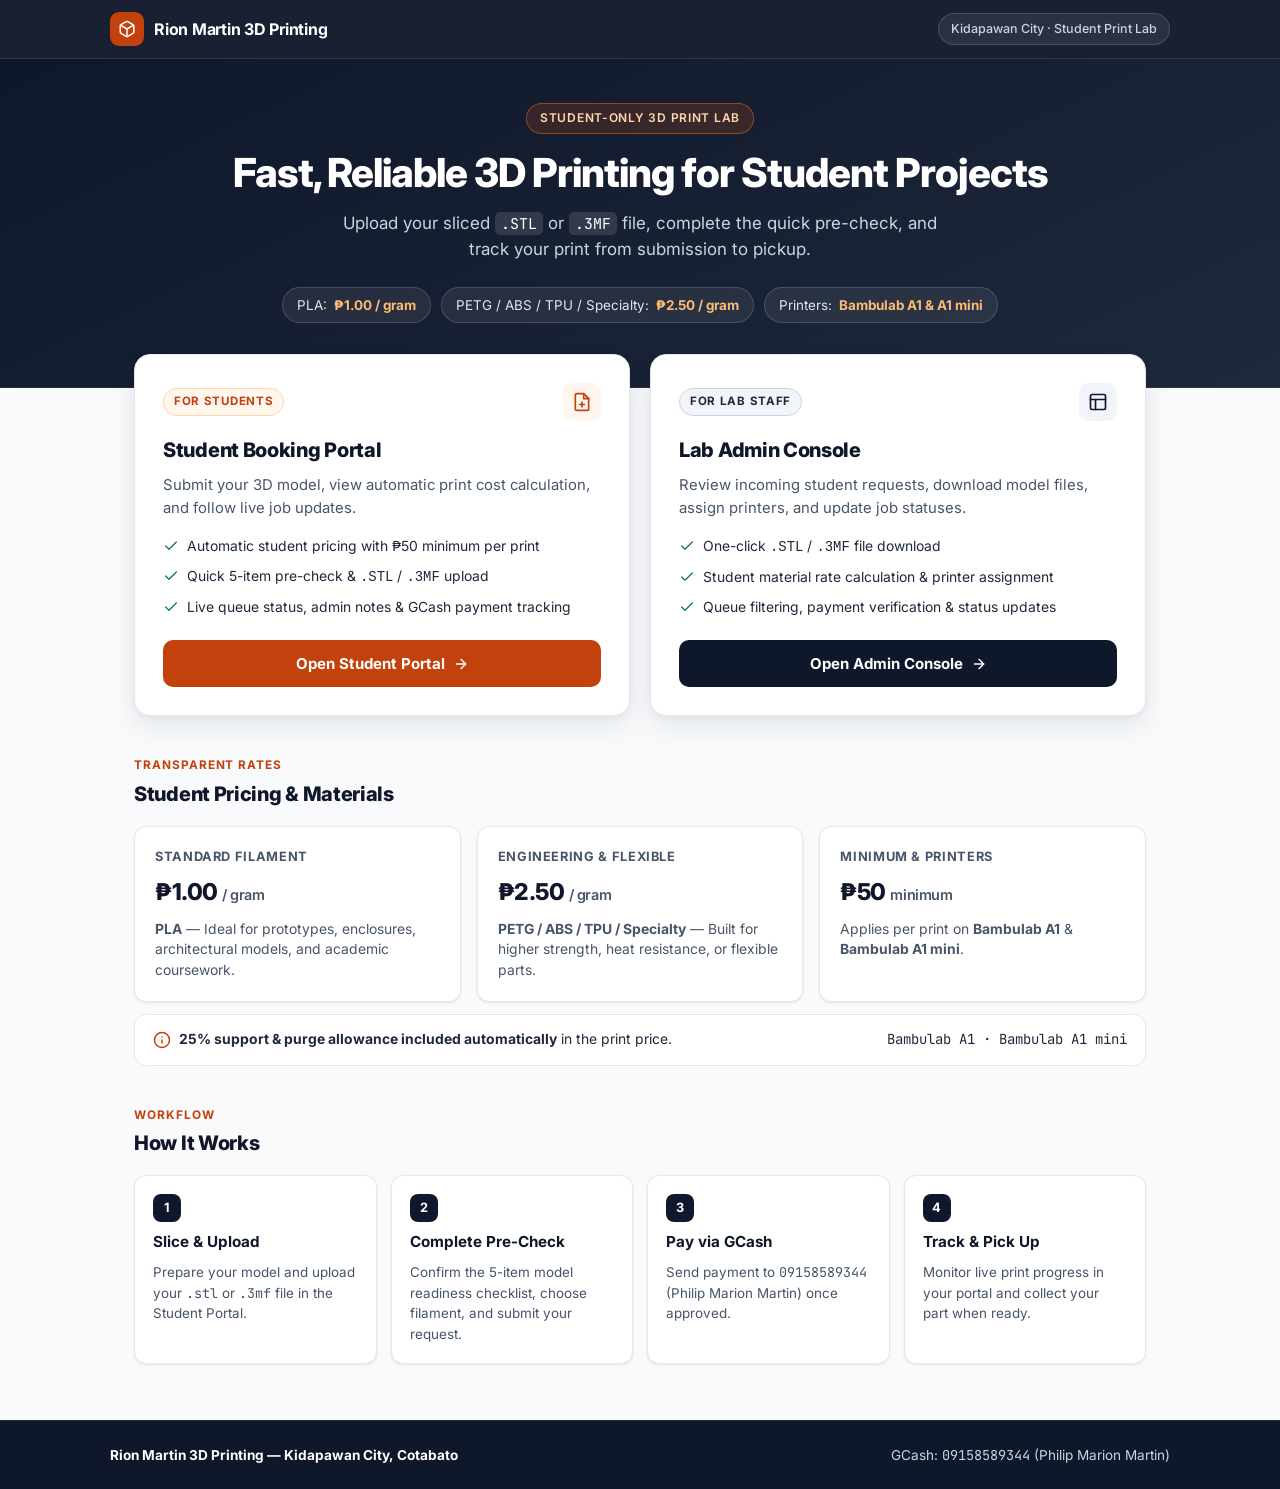
<file: index.html>
<!DOCTYPE html>
<html lang="en">
<head>
  <meta charset="UTF-8" />
  <meta name="viewport" content="width=device-width, initial-scale=1.0" />
  <meta name="theme-color" content="#0f172a" />
  <title>Rion Martin 3D Printing — Student Print Lab Portal</title>
  <meta name="description" content="Student-only 3D Printer Booking and Job Request System for Bambulab A1 and A1 mini in Kidapawan City." />
  <link rel="icon" type="image/svg+xml" href="./client/icon.svg" />
  <link rel="preconnect" href="https://fonts.googleapis.com" />
  <link rel="preconnect" href="https://fonts.gstatic.com" crossorigin />
  <link href="https://fonts.googleapis.com/css2?family=Inter:wght@400;500;600;700;800&family=JetBrains+Mono:wght@400;500;600&display=swap" rel="stylesheet" />
  <style>
    :root {
      --ink: #0f172a;
      --ink-soft: #1e293b;
      --bg: #f8fafc;
      --surface: #ffffff;
      --border: #e2e8f0;
      --text: #0f172a;
      --muted: #475569;
      --accent: #c2410c;
      --accent-hover: #9a3412;
      --accent-bright: #f97316;
      --accent-tint: #fff7ed;
      --accent-border: #fed7aa;
      --green: #15803d;
      --radius-lg: 16px;
      --radius-md: 12px;
      --shadow-sm: 0 1px 3px rgba(15, 23, 42, 0.06), 0 1px 2px rgba(15, 23, 42, 0.04);
      --shadow-md: 0 12px 28px rgba(15, 23, 42, 0.08), 0 2px 6px rgba(15, 23, 42, 0.04);
    }

    *, *::before, *::after {
      box-sizing: border-box;
      margin: 0;
      padding: 0;
    }

    html {
      -webkit-text-size-adjust: 100%;
    }

    body {
      min-height: 100vh;
      background: var(--bg);
      color: var(--text);
      font-family: 'Inter', -apple-system, BlinkMacSystemFont, 'Segoe UI', Roboto, sans-serif;
      display: flex;
      flex-direction: column;
      line-height: 1.55;
      -webkit-font-smoothing: antialiased;
      overflow-x: clip;
    }

    .mono {
      font-family: 'JetBrains Mono', ui-monospace, Menlo, monospace;
    }

    /* Sticky Topbar */
    .topbar {
      position: sticky;
      top: 0;
      z-index: 30;
      background: rgba(15, 23, 42, 0.96);
      backdrop-filter: blur(8px);
      -webkit-backdrop-filter: blur(8px);
      color: #ffffff;
      border-bottom: 1px solid rgba(255, 255, 255, 0.1);
      padding: 12px 24px;
    }

    .topbar-inner {
      max-width: 1060px;
      margin: 0 auto;
      display: flex;
      align-items: center;
      justify-content: space-between;
      gap: 12px;
      min-width: 0;
    }

    .brand {
      display: flex;
      align-items: center;
      gap: 10px;
      min-width: 0;
      text-decoration: none;
      color: #ffffff;
    }

    .brand-mark {
      width: 34px;
      height: 34px;
      border-radius: 9px;
      background: var(--accent);
      color: #ffffff;
      display: inline-flex;
      align-items: center;
      justify-content: center;
      flex-shrink: 0;
    }

    .brand-text {
      font-weight: 700;
      font-size: 1rem;
      letter-spacing: -0.015em;
      white-space: nowrap;
      overflow: hidden;
      text-overflow: ellipsis;
    }

    .topbar-meta {
      font-size: 0.78rem;
      font-weight: 500;
      color: #cbd5e1;
      background: rgba(255, 255, 255, 0.08);
      border: 1px solid rgba(255, 255, 255, 0.14);
      padding: 5px 12px;
      border-radius: 999px;
      white-space: nowrap;
      flex-shrink: 0;
    }

    /* Hero */
    .hero {
      background: linear-gradient(155deg, #0f172a 0%, #1e293b 100%);
      color: #ffffff;
      padding: 44px 24px 64px;
      border-bottom: 1px solid rgba(255, 255, 255, 0.08);
    }

    .hero-inner {
      max-width: 820px;
      margin: 0 auto;
      text-align: center;
    }

    .hero-badge {
      display: inline-flex;
      align-items: center;
      gap: 6px;
      background: rgba(234, 88, 12, 0.16);
      border: 1px solid rgba(249, 115, 22, 0.45);
      color: #fed7aa;
      font-size: 0.75rem;
      font-weight: 600;
      letter-spacing: 0.06em;
      text-transform: uppercase;
      padding: 5px 13px;
      border-radius: 999px;
      margin-bottom: 16px;
    }

    .hero h1 {
      font-size: clamp(1.65rem, 3.8vw, 2.5rem);
      font-weight: 800;
      line-height: 1.16;
      letter-spacing: -0.025em;
      margin-bottom: 14px;
      color: #ffffff;
    }

    .hero p {
      color: #cbd5e1;
      font-size: clamp(0.95rem, 1.8vw, 1.06rem);
      max-width: 620px;
      margin: 0 auto 24px;
    }

    .hero code {
      font-family: 'JetBrains Mono', monospace;
      font-size: 0.88em;
      background: rgba(255, 255, 255, 0.12);
      color: #ffffff;
      padding: 2px 6px;
      border-radius: 5px;
    }

    .hero-pills {
      display: flex;
      justify-content: center;
      flex-wrap: wrap;
      gap: 10px;
    }

    .pill {
      display: inline-flex;
      align-items: center;
      gap: 7px;
      background: rgba(255, 255, 255, 0.07);
      border: 1px solid rgba(255, 255, 255, 0.15);
      padding: 7px 14px;
      border-radius: 999px;
      font-size: 0.84rem;
      color: #e2e8f0;
      max-width: 100%;
    }

    .pill strong {
      color: #fdba74;
      font-weight: 700;
    }

    /* Main Container */
    main.hub {
      flex: 1;
      width: 100%;
      max-width: 1060px;
      margin: -34px auto 0;
      padding: 0 24px 56px;
      display: flex;
      flex-direction: column;
      gap: 40px;
    }

    /* Portal Cards */
    .portal-grid {
      display: grid;
      grid-template-columns: repeat(2, minmax(0, 1fr));
      gap: 20px;
    }

    .portal-card {
      background: var(--surface);
      border: 1px solid var(--border);
      border-radius: var(--radius-lg);
      padding: 28px;
      text-decoration: none;
      color: inherit;
      display: flex;
      flex-direction: column;
      justify-content: space-between;
      gap: 22px;
      min-width: 0;
      box-shadow: var(--shadow-md);
      transition: transform 0.18s ease, border-color 0.18s ease, box-shadow 0.18s ease;
    }

    .portal-card:hover {
      transform: translateY(-2px);
      border-color: #cbd5e1;
      box-shadow: 0 16px 34px rgba(15, 23, 42, 0.1);
    }

    .portal-card:focus-visible {
      outline: 3px solid var(--accent-bright);
      outline-offset: 3px;
    }

    .card-header {
      display: flex;
      align-items: center;
      justify-content: space-between;
      gap: 12px;
      margin-bottom: 14px;
    }

    .card-tag {
      display: inline-block;
      font-size: 0.72rem;
      font-weight: 700;
      text-transform: uppercase;
      letter-spacing: 0.06em;
      padding: 4px 10px;
      border-radius: 999px;
      background: var(--accent-tint);
      color: var(--accent);
      border: 1px solid var(--accent-border);
    }

    .portal-card.admin .card-tag {
      background: #f1f5f9;
      color: var(--ink-soft);
      border-color: #cbd5e1;
    }

    .card-icon {
      width: 38px;
      height: 38px;
      border-radius: 10px;
      background: var(--accent-tint);
      color: var(--accent);
      display: inline-flex;
      align-items: center;
      justify-content: center;
      flex-shrink: 0;
    }

    .portal-card.admin .card-icon {
      background: #f1f5f9;
      color: var(--ink);
    }

    .portal-card h2 {
      font-size: 1.25rem;
      font-weight: 800;
      letter-spacing: -0.015em;
      color: var(--ink);
      margin-bottom: 8px;
    }

    .portal-card p {
      font-size: 0.93rem;
      color: var(--muted);
      margin-bottom: 16px;
    }

    .feature-list {
      list-style: none;
      display: grid;
      gap: 8px;
      font-size: 0.87rem;
      color: var(--ink-soft);
    }

    .feature-list li {
      display: flex;
      align-items: flex-start;
      gap: 8px;
      min-width: 0;
    }

    .feature-list svg {
      color: var(--green);
      flex-shrink: 0;
      margin-top: 2px;
    }

    .cta {
      display: inline-flex;
      align-items: center;
      justify-content: center;
      gap: 8px;
      width: 100%;
      padding: 12px 18px;
      border-radius: 10px;
      background: var(--accent);
      color: #ffffff;
      font-size: 0.94rem;
      font-weight: 700;
      transition: background 0.16s ease;
    }

    .portal-card:hover .cta {
      background: var(--accent-hover);
    }

    .portal-card.admin .cta {
      background: var(--ink);
    }

    .portal-card.admin:hover .cta {
      background: var(--ink-soft);
    }

    /* Section Headings */
    .section-head {
      display: flex;
      flex-direction: column;
      gap: 4px;
      margin-bottom: 16px;
    }

    .section-eyebrow {
      font-size: 0.74rem;
      font-weight: 700;
      text-transform: uppercase;
      letter-spacing: 0.08em;
      color: var(--accent);
    }

    .section-title {
      font-size: 1.25rem;
      font-weight: 800;
      letter-spacing: -0.015em;
      color: var(--ink);
    }

    /* Pricing & Materials Grid */
    .pricing-grid {
      display: grid;
      grid-template-columns: repeat(3, minmax(0, 1fr));
      gap: 16px;
    }

    .pricing-card {
      background: var(--surface);
      border: 1px solid var(--border);
      border-radius: var(--radius-md);
      padding: 20px;
      box-shadow: var(--shadow-sm);
      display: flex;
      flex-direction: column;
      gap: 8px;
      min-width: 0;
    }

    .pricing-label {
      font-size: 0.8rem;
      font-weight: 700;
      text-transform: uppercase;
      letter-spacing: 0.05em;
      color: var(--muted);
    }

    .pricing-rate {
      font-size: 1.45rem;
      font-weight: 800;
      letter-spacing: -0.02em;
      color: var(--ink);
    }

    .pricing-rate span {
      font-size: 0.9rem;
      font-weight: 600;
      color: var(--muted);
    }

    .pricing-desc {
      font-size: 0.87rem;
      color: var(--muted);
      line-height: 1.5;
    }

    .pricing-note {
      margin-top: 12px;
      background: var(--surface);
      border: 1px solid var(--border);
      border-radius: var(--radius-md);
      padding: 14px 18px;
      display: flex;
      flex-wrap: wrap;
      align-items: center;
      justify-content: space-between;
      gap: 12px;
      font-size: 0.87rem;
      color: var(--ink-soft);
    }

    .pricing-note-item {
      display: inline-flex;
      align-items: center;
      gap: 8px;
      min-width: 0;
    }

    .pricing-note-item svg {
      color: var(--accent);
      flex-shrink: 0;
    }

    /* How It Works 4-Step Strip */
    .steps-grid {
      display: grid;
      grid-template-columns: repeat(4, minmax(0, 1fr));
      gap: 14px;
    }

    .step-card {
      background: var(--surface);
      border: 1px solid var(--border);
      border-radius: var(--radius-md);
      padding: 18px;
      box-shadow: var(--shadow-sm);
      display: flex;
      flex-direction: column;
      gap: 8px;
      min-width: 0;
    }

    .step-num {
      width: 28px;
      height: 28px;
      border-radius: 8px;
      background: var(--ink);
      color: #ffffff;
      font-size: 0.8rem;
      font-weight: 700;
      display: inline-flex;
      align-items: center;
      justify-content: center;
    }

    .step-card h3 {
      font-size: 0.95rem;
      font-weight: 700;
      color: var(--ink);
    }

    .step-card p {
      font-size: 0.84rem;
      color: var(--muted);
      overflow-wrap: anywhere;
    }

    /* Footer */
    footer {
      background: var(--ink);
      color: #cbd5e1;
      padding: 24px 20px;
      font-size: 0.85rem;
      border-top: 1px solid rgba(255, 255, 255, 0.08);
    }

    .footer-inner {
      max-width: 1060px;
      margin: 0 auto;
      display: flex;
      flex-wrap: wrap;
      align-items: center;
      justify-content: space-between;
      gap: 10px 20px;
    }

    footer strong {
      color: #ffffff;
    }

    .footer-gcash {
      overflow-wrap: anywhere;
    }

    /* Responsive Breakpoints */
    @media (max-width: 900px) {
      .pricing-grid {
        grid-template-columns: repeat(2, minmax(0, 1fr));
      }
      .steps-grid {
        grid-template-columns: repeat(2, minmax(0, 1fr));
      }
    }

    @media (max-width: 680px) {
      .portal-grid,
      .pricing-grid,
      .steps-grid {
        grid-template-columns: 1fr;
      }
      .topbar-meta {
        display: none;
      }
      .hero {
        padding: 36px 18px 54px;
      }
      main.hub {
        padding: 0 18px 44px;
        gap: 32px;
      }
    }

    @media (max-width: 480px) {
      .topbar {
        padding: 12px 16px;
      }
      .hero {
        padding: 30px 16px 48px;
      }
      main.hub {
        margin-top: -28px;
        padding: 0 16px 40px;
        gap: 28px;
      }
      .portal-card {
        padding: 20px;
      }
      .pricing-card,
      .step-card {
        padding: 16px;
      }
      .pill {
        font-size: 0.8rem;
        padding: 6px 12px;
      }
      .footer-inner {
        flex-direction: column;
        align-items: flex-start;
      }
    }
  </style>
</head>
<body>
  <nav class="topbar" aria-label="Primary Navigation">
    <div class="topbar-inner">
      <a class="brand" href="./index.html">
        <span class="brand-mark" aria-hidden="true">
          <svg width="18" height="18" viewBox="0 0 24 24" fill="none" stroke="currentColor" stroke-width="2" stroke-linecap="round" stroke-linejoin="round">
            <path d="M21 16V8a2 2 0 0 0-1-1.73l-7-4a2 2 0 0 0-2 0l-7 4A2 2 0 0 0 3 8v8a2 2 0 0 0 1 1.73l7 4a2 2 0 0 0 2 0l7-4A2 2 0 0 0 21 16z"/>
            <polyline points="3.27 6.96 12 12.01 20.73 6.96"/>
            <line x1="12" y1="22.08" x2="12" y2="12"/>
          </svg>
        </span>
        <span class="brand-text">Rion Martin 3D Printing</span>
      </a>
      <span class="topbar-meta">Kidapawan City · Student Print Lab</span>
    </div>
  </nav>

  <header class="hero">
    <div class="hero-inner">
      <div class="hero-badge">Student-Only 3D Print Lab</div>
      <h1>Fast, Reliable 3D Printing for Student Projects</h1>
      <p>Upload your sliced <code>.STL</code> or <code>.3MF</code> file, complete the quick pre-check, and track your print from submission to pickup.</p>
      <div class="hero-pills">
        <div class="pill">PLA: <strong>₱1.00 / gram</strong></div>
        <div class="pill">PETG / ABS / TPU / Specialty: <strong>₱2.50 / gram</strong></div>
        <div class="pill">Printers: <strong>Bambulab A1 &amp; A1 mini</strong></div>
      </div>
    </div>
  </header>

  <main class="hub">
    <section class="portal-grid" aria-label="Portal Access">
      <a class="portal-card" href="./client/index.html">
        <div>
          <div class="card-header">
            <span class="card-tag">For Students</span>
            <span class="card-icon" aria-hidden="true">
              <svg width="20" height="20" viewBox="0 0 24 24" fill="none" stroke="currentColor" stroke-width="2" stroke-linecap="round" stroke-linejoin="round">
                <path d="M14 2H6a2 2 0 0 0-2 2v16a2 2 0 0 0 2 2h12a2 2 0 0 0 2-2V8z"/>
                <polyline points="14 2 14 8 20 8"/>
                <line x1="12" y1="18" x2="12" y2="12"/>
                <line x1="9" y1="15" x2="15" y2="15"/>
              </svg>
            </span>
          </div>
          <h2>Student Booking Portal</h2>
          <p>Submit your 3D model, view automatic print cost calculation, and follow live job updates.</p>
          <ul class="feature-list">
            <li>
              <svg width="16" height="16" viewBox="0 0 24 24" fill="none" stroke="currentColor" stroke-width="2" stroke-linecap="round" stroke-linejoin="round" aria-hidden="true"><polyline points="20 6 9 17 4 12"/></svg>
              <span>Automatic student pricing with ₱50 minimum per print</span>
            </li>
            <li>
              <svg width="16" height="16" viewBox="0 0 24 24" fill="none" stroke="currentColor" stroke-width="2" stroke-linecap="round" stroke-linejoin="round" aria-hidden="true"><polyline points="20 6 9 17 4 12"/></svg>
              <span>Quick 5-item pre-check &amp; <code>.STL</code> / <code>.3MF</code> upload</span>
            </li>
            <li>
              <svg width="16" height="16" viewBox="0 0 24 24" fill="none" stroke="currentColor" stroke-width="2" stroke-linecap="round" stroke-linejoin="round" aria-hidden="true"><polyline points="20 6 9 17 4 12"/></svg>
              <span>Live queue status, admin notes &amp; GCash payment tracking</span>
            </li>
          </ul>
        </div>
        <span class="cta">
          <span>Open Student Portal</span>
          <svg width="16" height="16" viewBox="0 0 24 24" fill="none" stroke="currentColor" stroke-width="2" stroke-linecap="round" stroke-linejoin="round" aria-hidden="true"><line x1="5" y1="12" x2="19" y2="12"/><polyline points="12 5 19 12 12 19"/></svg>
        </span>
      </a>

      <a class="portal-card admin" href="./admin/index.html">
        <div>
          <div class="card-header">
            <span class="card-tag">For Lab Staff</span>
            <span class="card-icon" aria-hidden="true">
              <svg width="20" height="20" viewBox="0 0 24 24" fill="none" stroke="currentColor" stroke-width="2" stroke-linecap="round" stroke-linejoin="round">
                <rect x="3" y="3" width="18" height="18" rx="2" ry="2"/>
                <line x1="3" y1="9" x2="21" y2="9"/>
                <line x1="9" y1="21" x2="9" y2="9"/>
              </svg>
            </span>
          </div>
          <h2>Lab Admin Console</h2>
          <p>Review incoming student requests, download model files, assign printers, and update job statuses.</p>
          <ul class="feature-list">
            <li>
              <svg width="16" height="16" viewBox="0 0 24 24" fill="none" stroke="currentColor" stroke-width="2" stroke-linecap="round" stroke-linejoin="round" aria-hidden="true"><polyline points="20 6 9 17 4 12"/></svg>
              <span>One-click <code>.STL</code> / <code>.3MF</code> file download</span>
            </li>
            <li>
              <svg width="16" height="16" viewBox="0 0 24 24" fill="none" stroke="currentColor" stroke-width="2" stroke-linecap="round" stroke-linejoin="round" aria-hidden="true"><polyline points="20 6 9 17 4 12"/></svg>
              <span>Student material rate calculation &amp; printer assignment</span>
            </li>
            <li>
              <svg width="16" height="16" viewBox="0 0 24 24" fill="none" stroke="currentColor" stroke-width="2" stroke-linecap="round" stroke-linejoin="round" aria-hidden="true"><polyline points="20 6 9 17 4 12"/></svg>
              <span>Queue filtering, payment verification &amp; status updates</span>
            </li>
          </ul>
        </div>
        <span class="cta">
          <span>Open Admin Console</span>
          <svg width="16" height="16" viewBox="0 0 24 24" fill="none" stroke="currentColor" stroke-width="2" stroke-linecap="round" stroke-linejoin="round" aria-hidden="true"><line x1="5" y1="12" x2="19" y2="12"/><polyline points="12 5 19 12 12 19"/></svg>
        </span>
      </a>
    </section>

    <section aria-labelledby="pricing-heading">
      <div class="section-head">
        <span class="section-eyebrow">Transparent Rates</span>
        <h2 class="section-title" id="pricing-heading">Student Pricing &amp; Materials</h2>
      </div>
      <div class="pricing-grid">
        <div class="pricing-card">
          <span class="pricing-label">Standard Filament</span>
          <div class="pricing-rate">₱1.00 <span>/ gram</span></div>
          <p class="pricing-desc"><strong>PLA</strong> — Ideal for prototypes, enclosures, architectural models, and academic coursework.</p>
        </div>
        <div class="pricing-card">
          <span class="pricing-label">Engineering &amp; Flexible</span>
          <div class="pricing-rate">₱2.50 <span>/ gram</span></div>
          <p class="pricing-desc"><strong>PETG / ABS / TPU / Specialty</strong> — Built for higher strength, heat resistance, or flexible parts.</p>
        </div>
        <div class="pricing-card">
          <span class="pricing-label">Minimum &amp; Printers</span>
          <div class="pricing-rate">₱50 <span>minimum</span></div>
          <p class="pricing-desc">Applies per print on <strong>Bambulab A1</strong> &amp; <strong>Bambulab A1 mini</strong>.</p>
        </div>
      </div>
      <div class="pricing-note">
        <div class="pricing-note-item">
          <svg width="18" height="18" viewBox="0 0 24 24" fill="none" stroke="currentColor" stroke-width="2" stroke-linecap="round" stroke-linejoin="round" aria-hidden="true"><circle cx="12" cy="12" r="10"/><line x1="12" y1="16" x2="12" y2="12"/><line x1="12" y1="8" x2="12.01" y2="8"/></svg>
          <span><strong>25% support &amp; purge allowance included automatically</strong> in the print price.</span>
        </div>
        <div class="pricing-note-item mono">
          <span>Bambulab A1 · Bambulab A1 mini</span>
        </div>
      </div>
    </section>

    <section aria-labelledby="how-heading">
      <div class="section-head">
        <span class="section-eyebrow">Workflow</span>
        <h2 class="section-title" id="how-heading">How It Works</h2>
      </div>
      <div class="steps-grid">
        <div class="step-card">
          <span class="step-num">1</span>
          <h3>Slice &amp; Upload</h3>
          <p>Prepare your model and upload your <span class="mono">.stl</span> or <span class="mono">.3mf</span> file in the Student Portal.</p>
        </div>
        <div class="step-card">
          <span class="step-num">2</span>
          <h3>Complete Pre-Check</h3>
          <p>Confirm the 5-item model readiness checklist, choose filament, and submit your request.</p>
        </div>
        <div class="step-card">
          <span class="step-num">3</span>
          <h3>Pay via GCash</h3>
          <p>Send payment to <span class="mono">09158589344</span> (Philip Marion Martin) once approved.</p>
        </div>
        <div class="step-card">
          <span class="step-num">4</span>
          <h3>Track &amp; Pick Up</h3>
          <p>Monitor live print progress in your portal and collect your part when ready.</p>
        </div>
      </div>
    </section>
  </main>

  <footer>
    <div class="footer-inner">
      <div><strong>Rion Martin 3D Printing — Kidapawan City, Cotabato</strong></div>
      <div class="footer-gcash">GCash: <span class="mono">09158589344</span> (Philip Marion Martin)</div>
    </div>
  </footer>
</body>
</html>
</file>
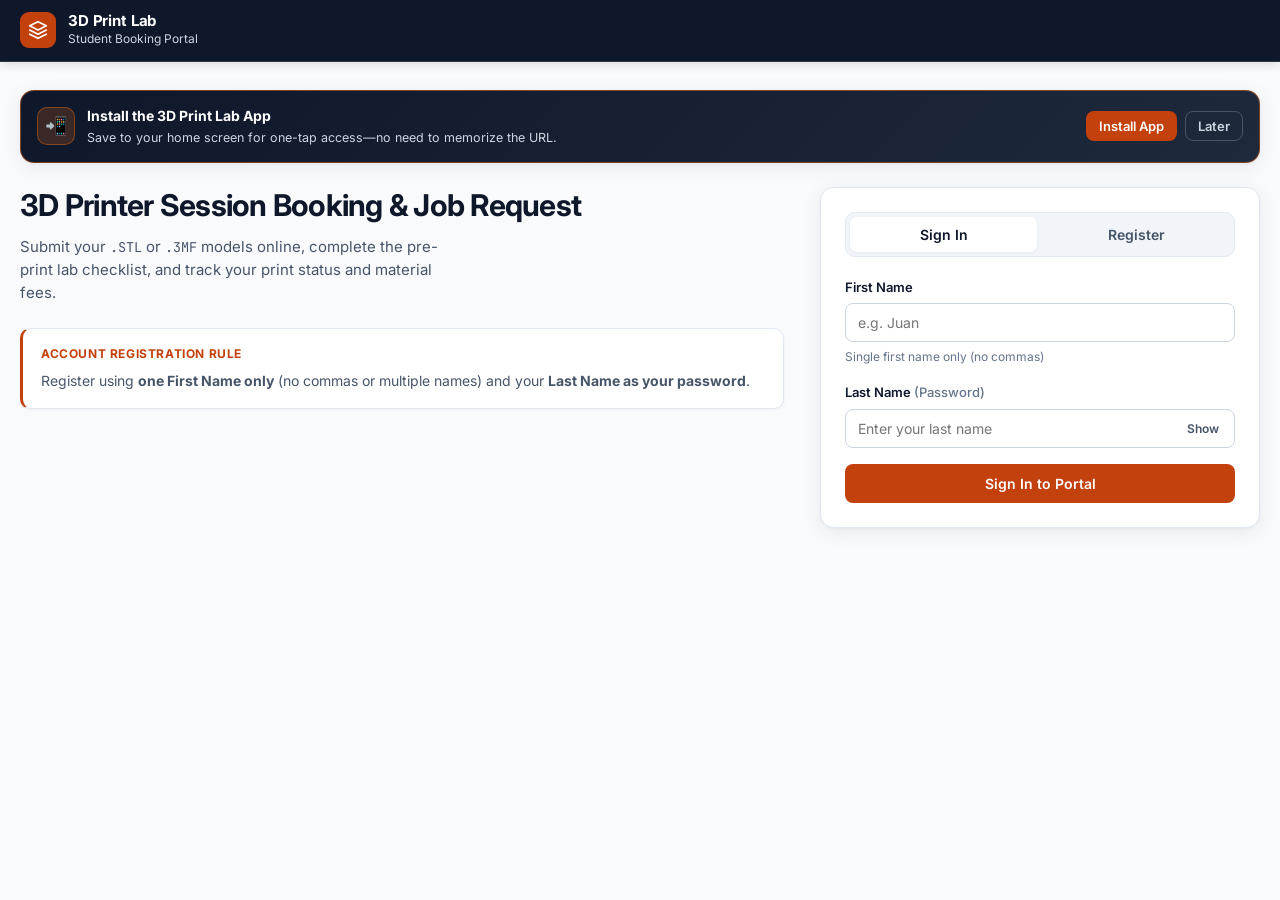
<file: client/index.html>
<!DOCTYPE html>
<html lang="en">
<head>
  <meta charset="UTF-8" />
  <meta name="viewport" content="width=device-width, initial-scale=1.0" />
  <title>3D Printer Session Booking — Student Portal</title>
  <meta name="description" content="Digital 3D printer session booking, STL model upload, and print fee tracking for students." />
  <meta name="theme-color" content="#0f172a" />
  <link rel="manifest" href="manifest.json" />
  <link rel="icon" type="image/svg+xml" href="icon.svg" />
  <link rel="preconnect" href="https://fonts.googleapis.com" />
  <link rel="preconnect" href="https://fonts.gstatic.com" crossorigin />
  <link href="https://fonts.googleapis.com/css2?family=Inter:wght@400;500;600;700;800&family=JetBrains+Mono:wght@400;500;600&display=swap" rel="stylesheet" />
  <link rel="stylesheet" href="styles.css" />
</head>
<body>
  <header class="topbar">
    <div class="topbar-inner">
      <div class="brand">
        <div class="brand-mark" aria-hidden="true">
          <svg width="20" height="20" viewBox="0 0 24 24" fill="none" stroke="currentColor" stroke-width="2" stroke-linecap="round" stroke-linejoin="round">
            <path d="M12 2L2 7l10 5 10-5-10-5z"/>
            <path d="M2 17l10 5 10-5"/>
            <path d="M2 12l10 5 10-5"/>
          </svg>
        </div>
        <div>
          <span class="brand-title">3D Print Lab</span>
          <span class="brand-sub">Student Booking Portal</span>
        </div>
      </div>

      <div class="topbar-actions">
        <button type="button" id="btn-install-app" class="btn btn-secondary btn-sm hidden" title="Download & install web app">
          Install App
        </button>

        <div id="user-controls" class="user-controls hidden">
          <div class="notif-wrap">
            <button type="button" id="btn-notifications" class="notif-btn" aria-label="Notifications" title="View admin & payment updates">
              <svg width="18" height="18" viewBox="0 0 24 24" fill="none" stroke="currentColor" stroke-width="2" stroke-linecap="round" stroke-linejoin="round">
                <path d="M18 8A6 6 0 0 0 6 8c0 7-3 9-3 9h18s-3-2-3-9"/>
                <path d="M13.73 21a2 2 0 0 1-3.46 0"/>
              </svg>
              <span id="notif-badge" class="notif-badge hidden">0</span>
            </button>
            <div id="notif-dropdown" class="notif-dropdown hidden">
              <div class="notif-header">
                <span>Notifications</span>
                <div class="notif-header-actions">
                  <button type="button" id="btn-enable-push" class="link-btn">Enable Push</button>
                  <button type="button" id="btn-mark-read" class="link-btn">Mark Read</button>
                </div>
              </div>
              <div id="notif-list" class="notif-list">
                <div class="notif-empty">No notifications yet.</div>
              </div>
            </div>
          </div>

          <div class="user-badge">
            <span class="user-avatar" id="user-avatar">S</span>
            <span class="user-name" id="user-display-name">Student</span>
          </div>
          <button type="button" id="btn-logout" class="btn btn-ghost btn-sm">Sign Out</button>
        </div>
      </div>
    </div>
  </header>

  <main class="container">
    <!-- FIRST-TIME USER INSTALL BANNER -->
    <aside id="install-banner" class="install-banner hidden" aria-label="Install app prompt">
      <div class="install-banner-body">
        <div class="install-banner-icon" aria-hidden="true">📲</div>
        <div class="install-banner-text">
          <strong>Install the 3D Print Lab App</strong>
          <p>Save to your home screen for one-tap access—no need to memorize the URL.</p>
        </div>
        <div class="install-banner-actions">
          <button type="button" id="btn-banner-install" class="btn btn-primary btn-sm">Install App</button>
          <button type="button" id="btn-banner-dismiss" class="btn btn-ghost btn-sm">Later</button>
        </div>
      </div>
      <div id="install-manual-guide" class="install-guide hidden">
        <strong>How to add to your home screen:</strong>
        <span>• <b>iPhone / iPad (Safari):</b> Tap <b>Share</b> (↑) → <b>Add to Home Screen</b>.</span>
        <span>• <b>Android (Chrome):</b> Tap <b>⋮</b> menu → <b>Install app</b> or <b>Add to Home screen</b>.</span>
      </div>
    </aside>

    <!-- AUTHENTICATION GATE -->
    <section id="auth-section" class="auth-wrapper">
      <div class="auth-intro">
        <h1>3D Printer Session Booking &amp; Job Request</h1>
        <p>Submit your <code>.STL</code> or <code>.3MF</code> models online, complete the pre-print lab checklist, and track your print status and material fees.</p>
        <div class="auth-rule-card">
          <div class="rule-title">Account Registration Rule</div>
          <p>Register using <strong>one First Name only</strong> (no commas or multiple names) and your <strong>Last Name as your password</strong>.</p>
        </div>
      </div>

      <div class="card auth-card">
        <div class="tabs" role="tablist">
          <button type="button" class="tab active" id="tab-login" data-auth-tab="login" role="tab" aria-selected="true">Sign In</button>
          <button type="button" class="tab" id="tab-register" data-auth-tab="register" role="tab" aria-selected="false">Register</button>
        </div>

        <div id="auth-alert" class="alert hidden" role="alert"></div>

        <!-- SIGN IN FORM -->
        <form id="login-form" class="auth-form" novalidate>
          <div class="field">
            <label for="login-first-name">First Name</label>
            <input type="text" id="login-first-name" placeholder="e.g. Juan" autocomplete="given-name" required />
            <span class="field-hint">Single first name only (no commas)</span>
          </div>

          <div class="field">
            <label for="login-last-name">Last Name <span class="label-note">(Password)</span></label>
            <div class="password-wrap">
              <input type="password" id="login-last-name" placeholder="Enter your last name" autocomplete="current-password" required />
              <button type="button" class="toggle-pw" data-target="login-last-name" aria-label="Toggle password visibility">Show</button>
            </div>
          </div>

          <button type="submit" class="btn btn-primary btn-block" id="btn-login-submit">Sign In to Portal</button>
        </form>

        <!-- REGISTER FORM -->
        <form id="register-form" class="auth-form hidden" novalidate>
          <div class="field">
            <label for="reg-first-name">First Name <span class="req">*</span></label>
            <input type="text" id="reg-first-name" placeholder="e.g. Maria (one name only)" autocomplete="given-name" required />
            <span class="field-hint">One first name only — no commas or spaces</span>
          </div>

          <div class="field">
            <label for="reg-last-name">Last Name (Used as Password) <span class="req">*</span></label>
            <div class="password-wrap">
              <input type="password" id="reg-last-name" placeholder="e.g. Santos (no commas)" autocomplete="new-password" required />
              <button type="button" class="toggle-pw" data-target="reg-last-name" aria-label="Toggle password visibility">Show</button>
            </div>
            <span class="field-hint">Single last name only — no commas or spaces</span>
          </div>

          <div class="grid-2">
            <div class="field">
              <label for="reg-grade">Grade &amp; Section</label>
              <input type="text" id="reg-grade" placeholder="e.g. 11 - STEM A" />
            </div>
            <div class="field">
              <label for="reg-phone">Contact Phone</label>
              <input type="tel" id="reg-phone" placeholder="e.g. 0917 123 4567" />
            </div>
          </div>

          <button type="submit" class="btn btn-primary btn-block" id="btn-register-submit">Create Student Account</button>
        </form>
      </div>
    </section>

    <!-- MAIN STUDENT PORTAL -->
    <section id="portal-section" class="portal hidden">
      <div class="portal-header">
        <div>
          <h1 id="portal-title">New Print Job Request</h1>
          <p id="portal-subtitle">Complete all sections below and attach your sliced/model file.</p>
        </div>
        <div class="segmented-nav" role="tablist">
          <button type="button" class="seg-btn active" id="nav-new-booking" data-view="booking">New Booking</button>
          <button type="button" class="seg-btn" id="nav-my-bookings" data-view="history">
            My Bookings &amp; Fees <span class="count-badge hidden" id="bookings-count-badge">0</span>
          </button>
        </div>
      </div>

      <!-- VIEW 1: DIGITAL BOOKING FORM -->
      <div id="view-booking" class="view-panel">
        <div id="booking-ban-banner" class="alert alert-error hidden" role="alert"></div>
        <div id="booking-alert" class="alert hidden" role="alert"></div>

        <nav class="step-progress" id="step-progress" aria-label="Booking form sections">
          <button type="button" class="step-pill active" data-step="1" data-target="sec-1">
            <span class="step-dot">1</span><span>Info</span>
          </button>
          <button type="button" class="step-pill" data-step="2" data-target="sec-2">
            <span class="step-dot">2</span><span>Model</span>
          </button>
          <button type="button" class="step-pill" data-step="3" data-target="sec-3">
            <span class="step-dot">3</span><span>Pre-Check</span>
          </button>
          <button type="button" class="step-pill" data-step="4" data-target="sec-4">
            <span class="step-dot">4</span><span>Print &amp; Material</span>
          </button>
          <button type="button" class="step-pill" data-step="5" data-target="sec-5">
            <span class="step-dot">5</span><span>Rules &amp; Sign</span>
          </button>
        </nav>

        <form id="booking-form" class="booking-form" novalidate>
          <!-- 1. STUDENT & CONTACT INFORMATION -->
          <div class="card form-section" id="sec-1">
            <div class="section-head">
              <span class="section-num">01</span>
              <div>
                <h2>Student &amp; Contact Information</h2>
                <p>Account holder details and requested session date.</p>
              </div>
            </div>

            <div class="grid-2">
              <div class="field">
                <label for="f-full-name">Full Name</label>
                <input type="text" id="f-full-name" readonly class="readonly-input" />
              </div>
              <div class="field">
                <label for="f-grade-section">Grade and Section <span class="req">*</span></label>
                <input type="text" id="f-grade-section" placeholder="e.g. Grade 12 - Rizal" required />
              </div>
              <div class="field">
                <label for="f-phone">Contact Phone Number <span class="req">*</span></label>
                <input type="tel" id="f-phone" placeholder="e.g. 0917 123 4567" required />
              </div>
              <div class="field">
                <label for="f-booking-date">Booking Date <span class="req">*</span></label>
                <input type="date" id="f-booking-date" required />
              </div>
            </div>
          </div>

          <!-- STL / 3MF FILE UPLOAD -->
          <div class="card form-section" id="sec-2">
            <div class="section-head">
              <span class="section-num">02</span>
              <div>
                <h2>3D Model File Upload</h2>
                <p>Upload your <code>.STL</code> or <code>.3MF</code> file for lab admin review and slicing.</p>
              </div>
            </div>

            <div id="dropzone" class="dropzone" tabindex="0" role="button" aria-label="Upload STL or 3MF file">
              <input type="file" id="f-stl-file" accept=".stl,.3mf" class="hidden-file-input" />
              <div class="dropzone-content" id="dropzone-empty">
                <div class="upload-icon" aria-hidden="true">
                  <svg width="28" height="28" viewBox="0 0 24 24" fill="none" stroke="currentColor" stroke-width="1.75" stroke-linecap="round" stroke-linejoin="round">
                    <path d="M21 15v4a2 2 0 0 1-2 2H5a2 2 0 0 1-2-2v-4"/>
                    <polyline points="17 8 12 3 7 8"/>
                    <line x1="12" y1="3" x2="12" y2="15"/>
                  </svg>
                </div>
                <p class="dropzone-title">Drop your <strong>.STL</strong> or <strong>.3MF</strong> file here, or <span class="link-text">browse</span></p>
                <p class="dropzone-sub">Up to 35 MB direct &middot; Up to 200 MB large-file upload &middot; 1 file per booking</p>
              </div>

              <div class="file-selected hidden" id="dropzone-filled">
                <div class="file-info">
                  <span class="file-ext-badge" id="file-ext-badge">STL</span>
                  <div>
                    <div class="file-name" id="file-name-display">model.stl</div>
                    <div class="file-size" id="file-size-display">0 KB</div>
                  </div>
                </div>
                <button type="button" id="btn-remove-file" class="btn btn-ghost btn-sm">Remove</button>
              </div>
            </div>

            <div class="upload-policy-note" role="note">
              <svg width="18" height="18" viewBox="0 0 24 24" fill="none" stroke="currentColor" stroke-width="2" stroke-linecap="round" stroke-linejoin="round" aria-hidden="true">
                <circle cx="12" cy="12" r="10"></circle>
                <line x1="12" y1="16" x2="12" y2="12"></line>
                <line x1="12" y1="8" x2="12.01" y2="8"></line>
              </svg>
              <span><strong>Printing multiple files?</strong> Please submit a separate booking for each file so every print job can be monitored accurately.</span>
            </div>

            <div class="drive-fallback-box">
              <div class="field">
                <label for="f-drive-link">Or paste a Google Drive Link <span class="label-note">(for files &gt; 200 MB or backup)</span></label>
                <input type="url" id="f-drive-link" placeholder="https://drive.google.com/file/d/..." />
                <span class="field-hint">Set sharing to <strong>Anyone with the link</strong> so the Lab Admin can download your model.</span>
              </div>
            </div>

            <div id="stl-inline-estimator" class="stl-inline-card hidden">
              <div class="stl-inline-head">
                <div>
                  <span class="stl-inline-badge">STL Print Cost</span>
                  <div class="stl-inline-meta" id="inline-stl-meta">Dimensions: —</div>
                </div>
                <div class="stl-inline-price-box">
                  <span class="stl-price-label">Print Cost</span>
                  <strong class="stl-price-val" id="inline-stl-price">₱0</strong>
                </div>
              </div>
              <div id="inline-stl-bed-warn" class="stl-bed-warn hidden"></div>
              <div class="stl-inline-controls">
                <div class="field">
                  <label for="inline-stl-infill">Infill Strength</label>
                  <select id="inline-stl-infill">
                    <option value="0.15">15% Standard (Prototypes)</option>
                    <option value="0.20">20% Strong Infill</option>
                    <option value="0.50">50% Heavy Functional</option>
                    <option value="1.00">100% Solid</option>
                  </select>
                </div>
                <div class="gcash-inline-box">
                  <div class="gcash-inline-info">
                    <span class="gcash-label">Payment via GCash</span>
                    <strong>09158589344</strong>
                    <span>Philip Marion Martin</span>
                  </div>
                  <button type="button" class="btn-copy-gcash" data-gcash="09158589344">Copy GCash</button>
                </div>
              </div>
              <p class="stl-price-disclaimer" role="note">
                <strong>Note:</strong> This automated calculation may be inaccurate. Your final print cost will be checked and confirmed via <strong>Bambu Lab Studio</strong> after slicing.
              </p>
            </div>

            <div id="inline-3mf-note" class="inline-3mf-note hidden" role="status">
              <div class="inline-3mf-head">
                <span class="inline-3mf-badge">3MF Model Attached</span>
                <p>Your <code>.3MF</code> file will be checked and quoted via <strong>Bambu Lab Studio</strong> by the Lab Admin after submission. You will receive a notification once your final print fee is ready.</p>
              </div>
              <div class="gcash-inline-box">
                <div class="gcash-inline-info">
                  <span class="gcash-label">Payment via GCash</span>
                  <strong>09158589344</strong>
                  <span>Philip Marion Martin</span>
                </div>
                <button type="button" class="btn-copy-gcash" data-gcash="09158589344">Copy GCash</button>
              </div>
            </div>
          </div>

          <!-- 2. DESIGN & MODEL PRE-CHECK CHECKLIST -->
          <div class="card form-section" id="sec-3">
            <div class="section-head">
              <span class="section-num">03</span>
              <div>
                <h2>Design &amp; Model Pre-Check Checklist</h2>
                <p>Please verify each item before submitting your model for slicing and printing.</p>
              </div>
            </div>

            <div class="checklist-table">
              <div class="checklist-row">
                <div class="checklist-label">Model file format is saved as <code>.STL</code> or <code>.3MF</code></div>
                <div class="yn-group" data-check="format">
                  <label class="yn-opt"><input type="radio" name="chk_format" value="Yes" checked required /><span>Yes</span></label>
                  <label class="yn-opt"><input type="radio" name="chk_format" value="No" /><span>No</span></label>
                </div>
              </div>

              <div class="checklist-row">
                <div class="checklist-label">Model dimensions fit within the printer bed volume limits <span class="mono-note">(Bambulab A1: 256mm × 256mm × 256mm)</span></div>
                <div class="yn-group" data-check="bedVolume">
                  <label class="yn-opt"><input type="radio" name="chk_bedVolume" value="Yes" checked required /><span>Yes</span></label>
                  <label class="yn-opt"><input type="radio" name="chk_bedVolume" value="No" /><span>No</span></label>
                </div>
              </div>

              <div class="checklist-row">
                <div class="checklist-label">Model orientation has been optimized for bed adhesion and strength</div>
                <div class="yn-group" data-check="orientation">
                  <label class="yn-opt"><input type="radio" name="chk_orientation" value="Yes" checked required /><span>Yes</span></label>
                  <label class="yn-opt"><input type="radio" name="chk_orientation" value="No" /><span>No</span></label>
                </div>
              </div>

              <div class="checklist-row">
                <div class="checklist-label">G-code / Sliced file generated using approved lab slicer settings <span class="mono-note">(Bambulab Studio)</span></div>
                <div class="yn-group" data-check="slicer">
                  <label class="yn-opt"><input type="radio" name="chk_slicer" value="Yes" checked required /><span>Yes</span></label>
                  <label class="yn-opt"><input type="radio" name="chk_slicer" value="No" /><span>No</span></label>
                </div>
              </div>

              <div class="checklist-row">
                <div class="checklist-label">Print bed is clean and completely clear of previous prints</div>
                <div class="yn-group" data-check="bedClean">
                  <label class="yn-opt"><input type="radio" name="chk_bedClean" value="Yes" checked required /><span>Yes</span></label>
                  <label class="yn-opt"><input type="radio" name="chk_bedClean" value="No" /><span>No</span></label>
                </div>
              </div>
            </div>
          </div>

          <!-- 3. PRINT JOB & MATERIAL DETAILS -->
          <div class="card form-section" id="sec-4">
            <div class="section-head">
              <span class="section-num">04</span>
              <div>
                <h2>Print Job &amp; Material Details</h2>
                <p>Specify preferred printer, filament, and object purpose. Weight, duration, and support needs are assessed by the Lab Admin.</p>
              </div>
            </div>

            <div class="grid-2">
              <div class="field">
                <label for="f-printer">Printer Assigned <span class="req">*</span></label>
                <select id="f-printer" required>
                  <option value="Bambulab A1" selected>Bambulab A1</option>
                  <option value="Bambulab A1 mini">Bambulab A1 mini</option>
                  <option value="Other">Other</option>
                </select>
              </div>

              <div class="field">
                <label for="f-filament-type">Filament Type <span class="req">*</span></label>
                <select id="f-filament-type" required>
                  <option value="PETG" selected>PETG</option>
                  <option value="PLA">PLA</option>
                  <option value="ABS">ABS</option>
                  <option value="TPU">TPU</option>
                  <option value="Other">Other</option>
                </select>
              </div>

              <div class="field">
                <label for="f-filament-color">Filament Color <span class="req">*</span></label>
                <input type="text" id="f-filament-color" value="Any" placeholder="e.g. Any, Matte Black, White" required />
              </div>

              <div class="field">
                <label>Admin-Assessed Specs</label>
                <div class="admin-assessed-note">
                  Final weight (g), print duration, and support requirements will be confirmed by the Lab Admin after slicing. You will receive a notification once ready.
                </div>
              </div>
            </div>

            <div class="field mt-16">
              <label for="f-purpose">Purpose of the 3D Printed Object <span class="req">*</span></label>
              <textarea id="f-purpose" rows="2" placeholder="Describe the academic project, prototype, or component purpose..." required></textarea>
            </div>
          </div>

          <!-- 5. LAB RULES & STUDENT ACKNOWLEDGMENT -->
          <div class="card form-section" id="sec-5">
            <div class="section-head">
              <span class="section-num">05</span>
              <div>
                <h2>Lab Rules &amp; Student Acknowledgment</h2>
                <p>By signing below, you agree to adhere to all lab policies.</p>
              </div>
            </div>

            <ol class="lab-rules">
              <li>I will attend the mandatory setup phase for my print job to verify the first layer adhesion.</li>
              <li>I am responsible for cleaning up the printing area, carefully removing my print, and ensuring the print bed is wiped clean and clear for the next user.</li>
              <li>I understand that material costs are calculated based on the print weight in grams.</li>
              <li>Unattended long-duration prints must be pre-approved by lab supervisors.</li>
              <li>I take full responsibility for any damage to or loss of lab equipment caused by my use.</li>
            </ol>

            <label class="agree-check">
              <input type="checkbox" id="f-agree-rules" required />
              <span>I have read and agree to all 5 Lab Rules &amp; Student Acknowledgment terms above.</span>
            </label>

            <div class="grid-2 mt-16">
              <div class="field">
                <label for="f-sig-name">Digital Signature (Type Full Name) <span class="req">*</span></label>
                <input type="text" id="f-sig-name" placeholder="Type your full name" required />
              </div>
              <div class="field">
                <label for="f-sig-date">Signature Date <span class="req">*</span></label>
                <input type="date" id="f-sig-date" required />
              </div>
            </div>
          </div>

          <div class="form-footer">
            <button type="submit" id="btn-submit-booking" class="btn btn-primary btn-lg">Submit Booking &amp; Upload STL</button>
          </div>
        </form>
      </div>

      <!-- VIEW 2: MY BOOKINGS & PAYMENTS -->
      <div id="view-history" class="view-panel hidden">
        <div class="history-toolbar">
          <p class="muted">Track your submitted print jobs, admin review status, and amount due.</p>
          <button type="button" id="btn-refresh-bookings" class="btn btn-secondary btn-sm">Refresh Status</button>
        </div>

        <div id="unpaid-balance-card" class="unpaid-balance-card hidden" role="region" aria-label="Total Unpaid Balance"></div>

        <div id="bookings-list" class="bookings-list">
          <!-- Rendered by JS -->
        </div>
      </div>
    </section>
  </main>

  <!-- BACKEND SETTINGS MODAL -->
  <div id="settings-modal" class="modal-backdrop hidden" role="dialog" aria-modal="true" aria-labelledby="settings-modal-title">
    <div class="modal">
      <div class="modal-header">
        <h3 id="settings-modal-title">Google Apps Script Connection</h3>
        <button type="button" class="icon-close" id="btn-close-settings" aria-label="Close">&times;</button>
      </div>
      <div class="modal-body">
        <p class="modal-desc">Paste your deployed Google Apps Script Web App URL to connect to live Google Sheets &amp; Google Drive storage. Leave blank to use <strong>Local Preview Mode</strong> (browser storage).</p>
        <div class="field">
          <label for="input-gas-url">Web App URL</label>
          <input type="url" id="input-gas-url" placeholder="https://script.google.com/macros/s/.../exec" />
        </div>
      </div>
      <div class="modal-footer">
        <button type="button" id="btn-clear-gas" class="btn btn-ghost">Use Local Preview</button>
        <button type="button" id="btn-save-gas" class="btn btn-primary">Save Connection</button>
      </div>
    </div>
  </div>

  <!-- BOOKING SUCCESS MODAL -->
  <div id="success-modal" class="modal-backdrop hidden" role="dialog" aria-modal="true" aria-labelledby="success-modal-title">
    <div class="modal">
      <div class="modal-header">
        <h3 id="success-modal-title">Booking Submitted</h3>
        <button type="button" class="icon-close" id="btn-close-success" aria-label="Close">&times;</button>
      </div>
      <div class="modal-body">
        <p>Your 3D print job request and model file have been uploaded.</p>
        <div class="receipt-box">
          <span>Booking Reference</span>
          <strong id="success-booking-id" class="mono">3DP-000000</strong>
        </div>
        <div class="gcash-modal-box">
          <div class="gcash-modal-info">
            <strong>Payment via GCash</strong>
            <div>09158589344 · Philip Marion Martin</div>
          </div>
          <button type="button" class="btn-copy-gcash" data-gcash="09158589344">Copy GCash</button>
        </div>
        <p class="modal-desc">Check <strong>My Bookings &amp; Fees</strong> to view your final print fee and payment status.</p>
      </div>
      <div class="modal-footer">
        <button type="button" id="btn-view-my-bookings" class="btn btn-primary">View My Bookings &amp; Fees</button>
      </div>
    </div>
  </div>

  <script src="app.js"></script>
</body>
</html>
</file>
<file: client/styles.css>
:root {
  --bg: #f8fafc;
  --surface: #ffffff;
  --surface-subtle: #f1f5f9;
  --navy: #0f172a;
  --navy-light: #1e293b;
  --ink: #0f172a;
  --ink-secondary: #475569;
  --ink-muted: #64748b;
  --border: #e2e8f0;
  --border-strong: #cbd5e1;

  --accent: #c2410c;
  --accent-hover: #9a3412;
  --accent-soft: #fff7ed;
  --accent-border: #fed7aa;
  --teal: #0ea5e9;

  --warn: #b45309;
  --warn-soft: #fffbeb;
  --success: #16a34a;
  --success-soft: #f0fdf4;
  --danger: #b91c1c;
  --danger-soft: #fef2f2;

  --radius-sm: 8px;
  --radius-md: 10px;
  --radius-lg: 14px;
  --shadow-sm: 0 1px 3px rgba(15, 23, 42, 0.05);
  --shadow-md: 0 4px 20px rgba(15, 23, 42, 0.07), 0 1px 3px rgba(15, 23, 42, 0.04);
  --font-sans: 'Inter', -apple-system, BlinkMacSystemFont, 'Segoe UI', Roboto, sans-serif;
  --font-mono: 'JetBrains Mono', ui-monospace, SFMono-Regular, Menlo, monospace;
}

*,
*::before,
*::after {
  box-sizing: border-box;
}

html, body {
  margin: 0;
  padding: 0;
  background: var(--bg);
  color: var(--ink);
  font-family: var(--font-sans);
  font-size: 15px;
  line-height: 1.55;
  -webkit-font-smoothing: antialiased;
}

code, .mono {
  font-family: var(--font-mono);
  font-size: 0.9em;
}

.hidden {
  display: none !important;
}

.mt-16 {
  margin-top: 16px;
}

.muted {
  color: var(--ink-secondary);
  margin: 0;
}

/* TOPBAR */
.topbar {
  position: sticky;
  top: 0;
  z-index: 40;
  background: var(--navy);
  color: #ffffff;
  border-bottom: 1px solid rgba(255, 255, 255, 0.12);
  box-shadow: 0 2px 10px rgba(15, 23, 42, 0.14);
}

.topbar-inner {
  max-width: 1040px;
  margin: 0 auto;
  padding: 12px 20px;
  display: flex;
  align-items: center;
  justify-content: space-between;
  flex-wrap: wrap;
  gap: 12px 16px;
}

.brand {
  display: flex;
  align-items: center;
  gap: 12px;
  min-width: 0;
}

.brand-mark {
  width: 36px;
  height: 36px;
  border-radius: 9px;
  background: var(--accent);
  color: #ffffff;
  display: grid;
  place-items: center;
  flex-shrink: 0;
}

.brand-title {
  display: block;
  font-weight: 700;
  font-size: 15px;
  letter-spacing: -0.01em;
  line-height: 1.2;
  color: #ffffff;
}

.brand-sub {
  display: block;
  font-size: 12px;
  color: #cbd5e1;
}

.topbar-actions {
  display: flex;
  align-items: center;
  flex-wrap: wrap;
  gap: 10px;
  min-width: 0;
}

.conn-pill {
  display: inline-flex;
  align-items: center;
  gap: 7px;
  padding: 6px 12px;
  border-radius: 999px;
  border: 1px solid rgba(255, 255, 255, 0.22);
  background: rgba(255, 255, 255, 0.08);
  color: #f8fafc;
  font-family: inherit;
  font-size: 12px;
  font-weight: 600;
  cursor: pointer;
  transition: border-color 0.15s, background 0.15s;
}

.conn-pill:hover {
  border-color: rgba(255, 255, 255, 0.36);
  background: rgba(255, 255, 255, 0.16);
}

.conn-dot {
  width: 7px;
  height: 7px;
  border-radius: 50%;
  background: #f59e0b;
  flex-shrink: 0;
}

.conn-dot.live {
  background: #22c55e;
}

.user-controls {
  display: flex;
  align-items: center;
  flex-wrap: wrap;
  gap: 8px;
  min-width: 0;
}

.user-badge {
  display: inline-flex;
  align-items: center;
  gap: 8px;
  padding: 4px 10px 4px 4px;
  border-radius: 999px;
  background: rgba(255, 255, 255, 0.1);
  border: 1px solid rgba(255, 255, 255, 0.2);
  color: #ffffff;
  max-width: 100%;
  min-width: 0;
}

.user-avatar {
  width: 26px;
  height: 26px;
  border-radius: 50%;
  background: var(--accent);
  color: #fff;
  font-size: 12px;
  font-weight: 700;
  display: grid;
  place-items: center;
  flex-shrink: 0;
}

.user-name {
  font-size: 13px;
  font-weight: 600;
  color: #ffffff;
  max-width: 140px;
  overflow: hidden;
  text-overflow: ellipsis;
  white-space: nowrap;
}

/* CONTAINER */
.container {
  max-width: 1040px;
  margin: 0 auto;
  padding: 28px 20px 64px;
}

/* CARDS */
.card {
  background: var(--surface);
  border: 1px solid var(--border);
  border-radius: var(--radius-lg);
  box-shadow: var(--shadow-sm);
}

/* AUTHENTICATION */
.auth-wrapper {
  display: grid;
  grid-template-columns: 1fr 440px;
  gap: 36px;
  align-items: start;
  margin-top: 24px;
}

.auth-intro h1 {
  font-size: 30px;
  font-weight: 700;
  letter-spacing: -0.025em;
  line-height: 1.2;
  margin: 0 0 12px;
}

.auth-intro > p {
  color: var(--ink-secondary);
  font-size: 15px;
  margin: 0 0 24px;
  max-width: 48ch;
}

.auth-rule-card {
  background: var(--surface);
  border: 1px solid var(--border);
  border-left: 3px solid var(--accent);
  border-radius: var(--radius-md);
  padding: 16px 18px;
  box-shadow: var(--shadow-sm);
}

.rule-title {
  font-size: 12px;
  font-weight: 700;
  text-transform: uppercase;
  letter-spacing: 0.05em;
  color: var(--accent);
  margin-bottom: 6px;
}

.auth-rule-card p {
  margin: 0;
  font-size: 14px;
  color: var(--ink-secondary);
}

.auth-card {
  padding: 24px;
  box-shadow: var(--shadow-md);
}

.tabs {
  display: grid;
  grid-template-columns: 1fr 1fr;
  gap: 6px;
  background: var(--surface-subtle);
  padding: 4px;
  border-radius: var(--radius-md);
  border: 1px solid var(--border);
  margin-bottom: 20px;
}

.tab {
  border: none;
  background: transparent;
  padding: 9px 12px;
  border-radius: 7px;
  font-family: inherit;
  font-size: 14px;
  font-weight: 600;
  color: var(--ink-secondary);
  cursor: pointer;
  transition: all 0.15s;
}

.tab.active {
  background: var(--surface);
  color: var(--ink);
  box-shadow: var(--shadow-sm);
}

.auth-form {
  display: flex;
  flex-direction: column;
  gap: 16px;
}

/* FORM FIELDS */
.field {
  display: flex;
  flex-direction: column;
  gap: 6px;
}

.field label {
  font-size: 13px;
  font-weight: 600;
  color: var(--ink);
}

.label-note {
  font-weight: 500;
  color: var(--ink-muted);
}

.req {
  color: var(--danger);
}

input[type="text"],
input[type="password"],
input[type="tel"],
input[type="date"],
input[type="number"],
input[type="url"],
select,
textarea {
  width: 100%;
  padding: 10px 12px;
  border: 1px solid var(--border-strong);
  border-radius: var(--radius-sm);
  background: var(--surface);
  color: var(--ink);
  font-family: inherit;
  font-size: 14px;
  transition: border-color 0.15s, box-shadow 0.15s;
}

input[type="date"] {
  min-width: 0;
}

input:focus,
select:focus,
textarea:focus {
  outline: none;
  border-color: var(--accent);
  box-shadow: 0 0 0 3px rgba(249, 115, 22, 0.16);
}

.readonly-input {
  background: var(--surface-subtle) !important;
  color: var(--ink-secondary) !important;
  cursor: not-allowed;
}

.field-hint {
  font-size: 12px;
  color: var(--ink-muted);
}

.password-wrap {
  position: relative;
  display: flex;
  align-items: center;
}

.password-wrap input {
  padding-right: 60px;
}

.toggle-pw {
  position: absolute;
  right: 8px;
  border: none;
  background: transparent;
  color: var(--ink-secondary);
  font-family: inherit;
  font-size: 12px;
  font-weight: 600;
  padding: 4px 8px;
  cursor: pointer;
}

.toggle-pw:hover {
  color: var(--ink);
}

.grid-2 {
  display: grid;
  grid-template-columns: 1fr 1fr;
  gap: 16px;
}

.input-unit {
  position: relative;
  display: flex;
  align-items: center;
}

.input-unit input {
  padding-right: 42px;
}

.input-unit .unit {
  position: absolute;
  right: 12px;
  font-family: var(--font-mono);
  font-size: 12px;
  color: var(--ink-muted);
  pointer-events: none;
}

.duration-inputs {
  display: grid;
  grid-template-columns: 1fr 1fr;
  gap: 10px;
}

/* BUTTONS */
.btn {
  display: inline-flex;
  align-items: center;
  justify-content: center;
  gap: 8px;
  padding: 10px 16px;
  border-radius: var(--radius-sm);
  border: 1px solid transparent;
  font-family: inherit;
  font-size: 14px;
  font-weight: 600;
  cursor: pointer;
  transition: all 0.15s;
}

.btn:disabled {
  opacity: 0.6;
  cursor: not-allowed;
}

.btn-primary {
  background: var(--accent);
  color: #ffffff;
}

.btn-primary:hover:not(:disabled) {
  background: var(--accent-hover);
}

.btn-secondary {
  background: var(--surface);
  color: var(--ink);
  border-color: var(--border-strong);
}

.btn-secondary:hover:not(:disabled) {
  background: var(--surface-subtle);
}

.btn-ghost {
  background: transparent;
  color: var(--ink-secondary);
}

.btn-ghost:hover:not(:disabled) {
  background: var(--surface-subtle);
  color: var(--ink);
}

.btn-sm {
  padding: 6px 12px;
  font-size: 13px;
}

.btn-lg {
  padding: 12px 24px;
  font-size: 15px;
}

.btn-block {
  width: 100%;
}

/* ALERTS */
.alert {
  padding: 11px 14px;
  border-radius: var(--radius-sm);
  font-size: 13.5px;
  font-weight: 500;
  margin-bottom: 16px;
  border: 1px solid transparent;
}

.alert-error {
  background: var(--danger-soft);
  color: var(--danger);
  border-color: #fecaca;
}

.alert-success {
  background: var(--success-soft);
  color: var(--success);
  border-color: #a7f3d0;
}

/* PORTAL HEADER */
.portal-header {
  display: flex;
  align-items: flex-end;
  justify-content: space-between;
  gap: 20px;
  margin-bottom: 24px;
  flex-wrap: wrap;
}

.portal-header h1 {
  margin: 0 0 4px;
  font-size: 24px;
  font-weight: 700;
  letter-spacing: -0.02em;
}

.portal-header p {
  margin: 0;
  color: var(--ink-secondary);
  font-size: 14px;
}

.segmented-nav {
  display: inline-flex;
  background: var(--surface);
  border: 1px solid var(--border);
  border-radius: var(--radius-md);
  padding: 4px;
  gap: 4px;
}

.seg-btn {
  display: inline-flex;
  align-items: center;
  gap: 8px;
  border: none;
  background: transparent;
  padding: 8px 14px;
  border-radius: 7px;
  font-family: inherit;
  font-size: 13.5px;
  font-weight: 600;
  color: var(--ink-secondary);
  cursor: pointer;
  transition: all 0.15s;
}

.seg-btn.active {
  background: var(--ink);
  color: #ffffff;
}

.count-badge {
  background: var(--accent);
  color: #ffffff;
  font-family: var(--font-mono);
  font-size: 11px;
  padding: 1px 6px;
  border-radius: 999px;
}

/* BOOKING FORM SECTIONS */
.booking-form {
  display: flex;
  flex-direction: column;
  gap: 20px;
}

.form-section {
  padding: 24px;
}

.section-head {
  display: flex;
  align-items: flex-start;
  gap: 14px;
  margin-bottom: 20px;
  padding-bottom: 14px;
  border-bottom: 1px solid var(--border);
}

.section-num {
  font-family: var(--font-mono);
  font-size: 12px;
  font-weight: 600;
  color: var(--accent);
  background: var(--accent-soft);
  border: 1px solid var(--accent-border);
  padding: 4px 8px;
  border-radius: var(--radius-sm);
  flex-shrink: 0;
  margin-top: 2px;
}

.section-head h2 {
  margin: 0 0 2px;
  font-size: 17px;
  font-weight: 700;
}

.section-head p {
  margin: 0;
  font-size: 13.5px;
  color: var(--ink-secondary);
}

/* DROPZONE */
.dropzone {
  border: 1.5px dashed var(--border-strong);
  border-radius: var(--radius-md);
  background: var(--surface-subtle);
  padding: 28px 20px;
  text-align: center;
  cursor: pointer;
  transition: border-color 0.15s, background 0.15s;
}

.dropzone:hover,
.dropzone.dragover {
  border-color: var(--accent);
  background: var(--accent-soft);
}

.hidden-file-input {
  display: none;
}

.upload-icon {
  width: 48px;
  height: 48px;
  margin: 0 auto 10px;
  border-radius: 12px;
  background: var(--surface);
  border: 1px solid var(--border);
  display: grid;
  place-items: center;
  color: var(--accent);
}

.dropzone-title {
  margin: 0 0 4px;
  font-size: 14.5px;
}

.link-text {
  color: var(--accent);
  font-weight: 600;
  text-decoration: underline;
}

.dropzone-sub {
  margin: 0;
  font-size: 12.5px;
  color: var(--ink-muted);
}

.file-selected {
  display: flex;
  align-items: center;
  justify-content: space-between;
  flex-wrap: wrap;
  gap: 12px;
  text-align: left;
  background: var(--surface);
  border: 1px solid var(--border);
  padding: 12px 16px;
  border-radius: var(--radius-sm);
  min-width: 0;
}

.file-info {
  display: flex;
  align-items: center;
  gap: 12px;
  min-width: 0;
  flex: 1 1 200px;
}

.file-info > div {
  min-width: 0;
}

.file-ext-badge {
  font-family: var(--font-mono);
  font-size: 11px;
  font-weight: 600;
  padding: 5px 8px;
  border-radius: 6px;
  background: var(--ink);
  color: #fff;
  flex-shrink: 0;
}

.file-name {
  font-weight: 600;
  font-size: 14px;
  min-width: 0;
  overflow-wrap: anywhere;
  word-break: break-word;
}

.file-size {
  font-family: var(--font-mono);
  font-size: 12px;
  color: var(--ink-muted);
}

/* CHECKLIST */
.checklist-table {
  display: flex;
  flex-direction: column;
  border: 1px solid var(--border);
  border-radius: var(--radius-md);
  overflow: hidden;
}

.checklist-row {
  display: flex;
  align-items: center;
  justify-content: space-between;
  gap: 16px;
  padding: 13px 16px;
  background: var(--surface);
  border-bottom: 1px solid var(--border);
}

.checklist-row:last-child {
  border-bottom: none;
}

.checklist-label {
  font-size: 14px;
  color: var(--ink);
}

.mono-note {
  font-family: var(--font-mono);
  font-size: 12px;
  color: var(--ink-muted);
}

.yn-group {
  display: inline-flex;
  gap: 6px;
  flex-shrink: 0;
}

.inline-yn {
  padding-top: 4px;
}

.yn-opt {
  position: relative;
  cursor: pointer;
}

.yn-opt input {
  position: absolute;
  opacity: 0;
  width: 0;
  height: 0;
}

.yn-opt span {
  display: inline-block;
  padding: 6px 14px;
  border: 1px solid var(--border-strong);
  border-radius: var(--radius-sm);
  font-size: 13px;
  font-weight: 600;
  color: var(--ink-secondary);
  background: var(--surface);
  transition: all 0.12s;
}

.yn-opt input:checked + span {
  background: var(--ink);
  border-color: var(--ink);
  color: #ffffff;
}

.yn-opt input:focus-visible + span {
  outline: 2px solid var(--accent);
  outline-offset: 2px;
}

/* LAB RULES */
.lab-rules {
  margin: 0 0 18px;
  padding-left: 20px;
  display: flex;
  flex-direction: column;
  gap: 8px;
  color: var(--ink-secondary);
  font-size: 14px;
}

.agree-check {
  display: flex;
  align-items: center;
  gap: 10px;
  padding: 12px 14px;
  background: var(--surface-subtle);
  border: 1px solid var(--border);
  border-radius: var(--radius-sm);
  font-size: 14px;
  font-weight: 600;
  cursor: pointer;
}

.agree-check input {
  width: 17px;
  height: 17px;
  accent-color: var(--accent);
}

.form-footer {
  display: flex;
  justify-content: flex-end;
}

/* MY BOOKINGS & PAYMENTS */
.history-toolbar {
  display: flex;
  align-items: center;
  justify-content: space-between;
  flex-wrap: wrap;
  gap: 12px;
  margin-bottom: 16px;
}

.bookings-list {
  display: flex;
  flex-direction: column;
  gap: 14px;
}

.booking-card {
  background: var(--surface);
  border: 1px solid var(--border);
  border-radius: var(--radius-lg);
  padding: 20px;
  box-shadow: var(--shadow-sm);
  display: grid;
  grid-template-columns: 1fr auto;
  gap: 20px;
  align-items: center;
}

.booking-card > div {
  min-width: 0;
}

.bk-top {
  display: flex;
  align-items: center;
  gap: 10px;
  flex-wrap: wrap;
  margin-bottom: 6px;
}

.bk-id {
  font-family: var(--font-mono);
  font-size: 12.5px;
  font-weight: 600;
  color: var(--ink);
}

.bk-title {
  font-size: 16px;
  font-weight: 700;
  margin: 0 0 6px;
  min-width: 0;
  overflow-wrap: anywhere;
  word-break: break-word;
}

.bk-meta {
  display: flex;
  flex-wrap: wrap;
  gap: 14px;
  font-size: 13px;
  color: var(--ink-secondary);
}

.bk-notes {
  margin-top: 10px;
  padding: 9px 12px;
  background: var(--surface-subtle);
  border-left: 3px solid var(--border-strong);
  border-radius: 4px;
  font-size: 13px;
  color: var(--ink-secondary);
  min-width: 0;
  overflow-wrap: anywhere;
  word-break: break-word;
}

.bk-price-box {
  text-align: right;
  padding: 14px 18px;
  background: var(--surface-subtle);
  border: 1px solid var(--border);
  border-radius: var(--radius-md);
  min-width: 185px;
}

.bk-price-label {
  font-size: 11px;
  font-weight: 700;
  text-transform: uppercase;
  letter-spacing: 0.05em;
  color: var(--ink-muted);
  margin-bottom: 4px;
}

.bk-price-val {
  font-family: var(--font-mono);
  font-size: 20px;
  font-weight: 700;
  color: var(--ink);
  margin-bottom: 6px;
}

.bk-price-val.pending {
  font-family: var(--font-sans);
  font-size: 13.5px;
  font-weight: 600;
  color: var(--ink-muted);
}

/* BADGES */
.badge {
  display: inline-flex;
  align-items: center;
  padding: 3px 9px;
  border-radius: 999px;
  font-size: 12px;
  font-weight: 600;
}

.badge-pending { background: var(--warn-soft); color: var(--warn); }
.badge-approved, .badge-paid, .badge-completed { background: var(--success-soft); color: var(--success); }
.badge-printing, .badge-ready { background: var(--accent-soft); color: var(--accent); }
.badge-rejected, .badge-unpaid { background: var(--danger-soft); color: var(--danger); }

.empty-state {
  text-align: center;
  padding: 48px 20px;
  background: var(--surface);
  border: 1px solid var(--border);
  border-radius: var(--radius-lg);
  color: var(--ink-secondary);
}

/* MODALS */
.modal-backdrop {
  position: fixed;
  inset: 0;
  z-index: 100;
  background: rgba(17, 24, 39, 0.45);
  backdrop-filter: blur(3px);
  display: grid;
  place-items: center;
  padding: 20px;
  overflow-y: auto;
}

.modal {
  background: var(--surface);
  border: 1px solid var(--border);
  border-radius: var(--radius-lg);
  width: 100%;
  max-width: 460px;
  max-height: calc(100dvh - 32px);
  box-shadow: 0 20px 40px rgba(17, 24, 39, 0.16);
  overflow-y: auto;
}

.modal-header {
  display: flex;
  align-items: center;
  justify-content: space-between;
  padding: 16px 20px;
  border-bottom: 1px solid var(--border);
}

.modal-header h3 {
  margin: 0;
  font-size: 16px;
  font-weight: 700;
}

.icon-close {
  border: none;
  background: transparent;
  font-size: 22px;
  line-height: 1;
  color: var(--ink-muted);
  cursor: pointer;
}

.modal-body {
  padding: 20px;
}

.modal-desc {
  font-size: 13.5px;
  color: var(--ink-secondary);
  margin: 0 0 14px;
}

.receipt-box {
  display: flex;
  align-items: center;
  justify-content: space-between;
  flex-wrap: wrap;
  gap: 10px;
  padding: 12px 14px;
  background: var(--surface-subtle);
  border: 1px solid var(--border);
  border-radius: var(--radius-sm);
  margin: 14px 0;
}

.modal-footer {
  display: flex;
  justify-content: flex-end;
  flex-wrap: wrap;
  gap: 10px;
  padding: 14px 20px;
  background: var(--surface-subtle);
  border-top: 1px solid var(--border);
}

/* RESPONSIVE */
@media (max-width: 860px) {
  .auth-wrapper {
    grid-template-columns: 1fr;
    gap: 24px;
    margin-top: 8px;
  }
}

@media (max-width: 640px) {
  .grid-2 {
    grid-template-columns: 1fr;
  }
  .checklist-row {
    flex-direction: column;
    align-items: flex-start;
  }
  .booking-card {
    grid-template-columns: 1fr;
  }
  .bk-price-box {
    text-align: left;
  }
}

/* ADMIN ASSESSED NOTE & NOTIFICATIONS */
.admin-assessed-note {
  padding: 10px 12px;
  background: var(--surface-subtle);
  border: 1px solid var(--border);
  border-radius: var(--radius-sm);
  font-size: 13px;
  color: var(--ink-secondary);
  line-height: 1.45;
}

.notif-wrap {
  position: relative;
}

.notif-btn {
  position: relative;
  width: 36px;
  height: 36px;
  border-radius: 999px;
  border: 1px solid var(--border);
  background: var(--surface);
  color: var(--ink-secondary);
  display: grid;
  place-items: center;
  cursor: pointer;
  transition: background 0.15s, color 0.15s;
}

.notif-btn:hover {
  background: var(--surface-subtle);
  color: var(--ink);
}

.notif-badge {
  position: absolute;
  top: -4px;
  right: -4px;
  min-width: 18px;
  height: 18px;
  padding: 0 5px;
  border-radius: 999px;
  background: var(--danger);
  color: #ffffff;
  font-family: var(--font-mono);
  font-size: 10.5px;
  font-weight: 700;
  display: grid;
  place-items: center;
}

.notif-dropdown {
  position: absolute;
  top: 44px;
  right: 0;
  width: 340px;
  max-width: calc(100vw - 32px);
  background: var(--surface);
  border: 1px solid var(--border);
  border-radius: var(--radius-md);
  box-shadow: 0 16px 36px rgba(17, 24, 39, 0.14);
  z-index: 80;
  overflow: hidden;
}

.notif-header {
  display: flex;
  align-items: center;
  justify-content: space-between;
  padding: 11px 14px;
  background: var(--surface-subtle);
  border-bottom: 1px solid var(--border);
  font-size: 13px;
  font-weight: 700;
}

.notif-header-actions {
  display: flex;
  gap: 10px;
}

.link-btn {
  border: none;
  background: transparent;
  color: var(--accent);
  font-family: inherit;
  font-size: 12px;
  font-weight: 600;
  cursor: pointer;
  padding: 0;
}

.link-btn:hover {
  text-decoration: underline;
}

.notif-list {
  max-height: 320px;
  overflow-y: auto;
}

.notif-empty {
  padding: 24px 16px;
  text-align: center;
  color: var(--ink-muted);
  font-size: 13px;
}

.notif-item {
  padding: 12px 14px;
  border-bottom: 1px solid var(--border);
  font-size: 13px;
}

.notif-item:last-child {
  border-bottom: none;
}

.notif-item.unread {
  background: var(--accent-soft);
}

.notif-item-title {
  font-weight: 700;
  color: var(--ink);
  margin-bottom: 2px;
}

.notif-item-body {
  color: var(--ink-secondary);
  line-height: 1.4;
}

.notif-item-time {
  margin-top: 4px;
  font-family: var(--font-mono);
  font-size: 11px;
  color: var(--ink-muted);
}

.toast-container {
  position: fixed;
  bottom: 20px;
  right: 20px;
  z-index: 120;
  display: flex;
  flex-direction: column;
  gap: 10px;
  width: 360px;
  max-width: calc(100vw - 32px);
}

.toast {
  background: var(--ink);
  color: #ffffff;
  padding: 13px 16px;
  border-radius: var(--radius-md);
  box-shadow: 0 12px 28px rgba(17, 24, 39, 0.22);
  font-size: 13.5px;
  line-height: 1.45;
  overflow-wrap: anywhere;
}

.toast strong {
  display: block;
  margin-bottom: 2px;
  color: #fb923c;
}

/* TOPBAR ACTION CONTRAST */
.topbar .btn-ghost {
  color: #f1f5f9;
  border-color: rgba(255, 255, 255, 0.22);
}
.topbar .btn-ghost:hover {
  background: rgba(255, 255, 255, 0.14);
  color: #ffffff;
}
.topbar .btn-secondary {
  background: rgba(255, 255, 255, 0.14);
  color: #ffffff;
  border-color: rgba(255, 255, 255, 0.28);
}
.topbar .btn-secondary:hover {
  background: rgba(255, 255, 255, 0.22);
}
.topbar .notif-btn {
  background: rgba(255, 255, 255, 0.1);
  border-color: rgba(255, 255, 255, 0.22);
  color: #f8fafc;
}
.topbar .notif-btn:hover {
  background: rgba(255, 255, 255, 0.2);
  color: #ffffff;
}

.mt-8 { margin-top: 8px; }

/* Inline STL Analysis & Cost Estimate Card */
.stl-inline-card {
  margin-top: 16px;
  background: linear-gradient(180deg, #fff7ed 0%, #ffffff 100%);
  border: 1px solid var(--accent-border);
  border-radius: var(--radius-md);
  padding: 16px 18px;
  min-width: 0;
  overflow-wrap: anywhere;
  word-break: break-word;
}
.stl-inline-head {
  display: flex;
  justify-content: space-between;
  align-items: flex-start;
  gap: 16px;
  flex-wrap: wrap;
}
.stl-inline-badge {
  display: inline-block;
  background: rgba(249, 115, 22, 0.14);
  color: #c2410c;
  font-size: 11px;
  font-weight: 700;
  text-transform: uppercase;
  letter-spacing: 0.05em;
  padding: 3px 10px;
  border-radius: 999px;
  margin-bottom: 6px;
}
.stl-inline-meta {
  font-size: 13.5px;
  font-weight: 600;
  color: var(--navy);
  font-family: var(--font-mono);
  min-width: 0;
  overflow-wrap: anywhere;
  word-break: break-word;
}
.stl-inline-price-box {
  text-align: right;
  background: var(--navy);
  color: #ffffff;
  padding: 10px 14px;
  border-radius: 10px;
  min-width: 140px;
}
.stl-price-label {
  display: block;
  font-size: 11px;
  color: #cbd5e1;
  text-transform: uppercase;
  letter-spacing: 0.04em;
}
.stl-price-val {
  display: block;
  font-size: 22px;
  font-weight: 800;
  color: #fb923c;
  line-height: 1.2;
}
.stl-dp-sub {
  display: block;
  font-size: 11.5px;
  color: #86efac;
  font-weight: 600;
}
.stl-bed-warn {
  margin-top: 10px;
  padding: 8px 12px;
  border-radius: 8px;
  font-size: 12.5px;
  font-weight: 600;
  background: #fef3c7;
  border: 1px solid #fcd34d;
  color: #92400e;
}
.stl-bed-warn.ok {
  background: #f0fdf4;
  border-color: #bbf7d0;
  color: #166534;
}
.stl-inline-controls {
  margin-top: 14px;
  display: grid;
  grid-template-columns: 1fr 1fr auto;
  gap: 12px;
  align-items: end;
}
.toggle-chip {
  display: inline-flex;
  align-items: center;
  gap: 8px;
  padding: 9px 12px;
  background: #ffffff;
  border: 1px solid var(--border-strong);
  border-radius: 8px;
  font-size: 13px;
  font-weight: 600;
  color: var(--navy);
  cursor: pointer;
  white-space: nowrap;
}
.toggle-chip input {
  accent-color: var(--accent);
  width: 16px;
  height: 16px;
}
.stl-inline-note {
  margin: 12px 0 0;
  font-size: 12.5px;
  color: var(--ink-secondary);
}

@media (max-width: 860px) {
  .stl-inline-controls {
    grid-template-columns: 1fr;
  }
}
@media (max-width: 540px) {
  .topbar-inner {
    padding: 10px 14px;
  }
  .brand-sub {
    display: none;
  }
}

/* MOBILE-FIRST OVERFLOW PREVENTION, GCASH PAYMENT BOX & FIELD ERROR HIGHLIGHT */
html, body {
  max-width: 100%;
  overflow-x: hidden;
}

.container,
.card,
.form-section,
.grid-2,
.field,
.checklist-row,
.booking-card,
.topbar-inner,
.portal-header {
  min-width: 0;
  max-width: 100%;
}

input,
select,
textarea {
  max-width: 100%;
}

.field-error,
input.field-error,
select.field-error,
textarea.field-error,
.dropzone.field-error,
.checklist-row.field-error,
.agree-check.field-error {
  border-color: #dc2626 !important;
  box-shadow: 0 0 0 3px rgba(220, 38, 38, 0.18) !important;
  background-color: #fef2f2 !important;
}

/* Step Progress Indicator */
.step-progress {
  display: flex;
  flex-wrap: wrap;
  gap: 8px;
  margin-bottom: 18px;
}
.step-pill {
  display: inline-flex;
  align-items: center;
  gap: 7px;
  padding: 7px 12px;
  min-height: 38px;
  border-radius: 999px;
  border: 1px solid var(--border);
  background: var(--surface);
  color: var(--ink-secondary);
  font-family: inherit;
  font-size: 12.5px;
  font-weight: 600;
  cursor: pointer;
  transition: all 0.15s;
}
.step-pill:hover {
  border-color: var(--border-strong);
  color: var(--ink);
}
.step-pill.active {
  background: var(--navy);
  border-color: var(--navy);
  color: #ffffff;
}
.step-pill.done:not(.active) {
  background: var(--success-soft);
  border-color: #bbf7d0;
  color: #166534;
}
.step-dot {
  width: 20px;
  height: 20px;
  border-radius: 50%;
  background: var(--surface-subtle);
  color: var(--ink);
  font-family: var(--font-mono);
  font-size: 11px;
  font-weight: 700;
  display: grid;
  place-items: center;
  flex-shrink: 0;
}
.step-pill.active .step-dot {
  background: var(--accent);
  color: #ffffff;
}
.step-pill.done:not(.active) .step-dot {
  background: var(--success);
  color: #ffffff;
}

/* 3MF Admin-Quote Note */
.inline-3mf-note {
  margin-top: 16px;
  background: #eff6ff;
  border: 1px solid #bfdbfe;
  border-radius: var(--radius-md);
  padding: 14px 16px;
  display: flex;
  flex-direction: column;
  gap: 12px;
  min-width: 0;
  overflow-wrap: anywhere;
}
.inline-3mf-badge {
  display: inline-block;
  background: #dbeafe;
  color: #1d4ed8;
  font-size: 11px;
  font-weight: 700;
  text-transform: uppercase;
  letter-spacing: 0.05em;
  padding: 3px 10px;
  border-radius: 999px;
  margin-bottom: 6px;
}
.inline-3mf-head p {
  margin: 0;
  font-size: 13.5px;
  color: #1e3a8a;
}
.upload-policy-note {
  margin-top: 12px;
  display: flex;
  align-items: flex-start;
  gap: 10px;
  padding: 11px 14px;
  border-radius: var(--radius-md);
  background: #eff6ff;
  border: 1px solid #bfdbfe;
  color: #1e3a8a;
  font-size: 13px;
  line-height: 1.45;
  min-width: 0;
  overflow-wrap: anywhere;
}
.upload-policy-note svg {
  flex-shrink: 0;
  margin-top: 2px;
  color: #2563eb;
}
.stl-price-disclaimer {
  margin: 12px 0 0;
  padding: 10px 12px;
  border-radius: var(--radius-sm);
  background: #fffbeb;
  border: 1px solid #fde68a;
  color: #92400e;
  font-size: 12.5px;
  line-height: 1.45;
  min-width: 0;
  overflow-wrap: anywhere;
}
.drive-fallback-box {
  margin-top: 12px;
  padding: 12px 14px;
  border-radius: var(--radius-md);
  background: var(--surface-alt, #f8fafc);
  border: 1px dashed var(--border);
  min-width: 0;
  overflow-wrap: anywhere;
}
.drive-fallback-box .field {
  margin-bottom: 0;
}

.badge-cancelled {
  background: #f1f5f9;
  color: #475569;
  border: 1px solid #cbd5e1;
}

/* Total Unpaid Balance & Deadline Card */
.unpaid-balance-card {
  margin-bottom: 16px;
  padding: 16px 18px;
  border-radius: var(--radius-lg, 14px);
  border: 1px solid var(--border);
  background: var(--surface, #ffffff);
  box-shadow: var(--shadow-sm);
  display: flex;
  flex-direction: column;
  gap: 12px;
  min-width: 0;
  overflow-wrap: anywhere;
}
.unpaid-balance-card.is-clear {
  background: #f0fdf4;
  border-color: #bbf7d0;
}
.unpaid-balance-card.is-warning {
  background: #fffbeb;
  border-color: #fde68a;
}
.unpaid-balance-card.is-banned {
  background: #fef2f2;
  border-color: #fecaca;
}
.ub-top {
  display: flex;
  flex-wrap: wrap;
  align-items: center;
  justify-content: space-between;
  gap: 12px;
}
.ub-label {
  font-size: 12px;
  font-weight: 700;
  text-transform: uppercase;
  letter-spacing: 0.05em;
  color: var(--ink-secondary);
}
.ub-amount {
  font-size: 26px;
  font-weight: 800;
  font-family: var(--font-mono);
  color: var(--ink);
  line-height: 1.15;
}
.unpaid-balance-card.is-clear .ub-amount { color: #15803d; }
.unpaid-balance-card.is-warning .ub-amount { color: #b45309; }
.unpaid-balance-card.is-banned .ub-amount { color: #b91c1c; }
.ub-pill {
  display: inline-flex;
  align-items: center;
  padding: 5px 11px;
  border-radius: 999px;
  font-size: 12px;
  font-weight: 700;
}
.unpaid-balance-card.is-clear .ub-pill { background: #dcfce7; color: #166534; }
.unpaid-balance-card.is-warning .ub-pill { background: #fef3c7; color: #92400e; }
.unpaid-balance-card.is-banned .ub-pill { background: #fee2e2; color: #991b1b; }
.ub-meta {
  font-size: 13.5px;
  line-height: 1.5;
  color: var(--ink-secondary);
}
.ub-meta strong {
  color: var(--ink);
}

/* GCash Payment Boxes & One-Tap Copy Button */
.gcash-inline-box {
  background: #eff6ff;
  border: 1px solid #bfdbfe;
  border-radius: 8px;
  padding: 10px 12px;
  display: flex;
  align-items: center;
  justify-content: space-between;
  flex-wrap: wrap;
  gap: 10px;
  line-height: 1.3;
}
.gcash-inline-info {
  display: flex;
  flex-direction: column;
  min-width: 0;
}
.gcash-inline-box .gcash-label {
  font-size: 11px;
  font-weight: 700;
  text-transform: uppercase;
  letter-spacing: 0.04em;
  color: #1d4ed8;
}
.gcash-inline-box strong {
  font-size: 15px;
  font-weight: 800;
  color: var(--navy);
  font-family: var(--font-mono);
}
.gcash-inline-info span:last-child {
  font-size: 12px;
  color: var(--ink-secondary);
}

.gcash-modal-box {
  background: #eff6ff;
  border: 1px solid #bfdbfe;
  border-radius: 10px;
  padding: 12px 14px;
  margin: 12px 0;
  color: #1e3a8a;
  font-size: 13.5px;
  display: flex;
  align-items: center;
  justify-content: space-between;
  flex-wrap: wrap;
  gap: 10px;
}
.gcash-modal-info strong {
  display: block;
  font-size: 12px;
  text-transform: uppercase;
  letter-spacing: 0.04em;
  color: #1d4ed8;
  margin-bottom: 2px;
}

.bk-gcash-hint {
  margin-top: 8px;
  padding: 8px 10px;
  border-radius: 6px;
  background: #eff6ff;
  border: 1px solid #bfdbfe;
  color: #1e3a8a;
  font-size: 11.5px;
  line-height: 1.35;
  display: flex;
  align-items: center;
  justify-content: space-between;
  flex-wrap: wrap;
  gap: 8px;
  text-align: left;
}

.btn-copy-gcash {
  display: inline-flex;
  align-items: center;
  justify-content: center;
  padding: 7px 12px;
  min-height: 34px;
  border-radius: 7px;
  border: 1px solid #93c5fd;
  background: #ffffff;
  color: #1d4ed8;
  font-family: inherit;
  font-size: 12px;
  font-weight: 700;
  cursor: pointer;
  white-space: nowrap;
  transition: background 0.15s, border-color 0.15s, color 0.15s;
}
.btn-copy-gcash:hover {
  background: #dbeafe;
  border-color: #60a5fa;
}
.btn-copy-gcash:active {
  transform: scale(0.98);
}

@media (max-width: 640px) {
  .container {
    padding: 18px 14px 48px;
  }
  .form-section {
    padding: 18px 16px;
  }
  .auth-wrapper {
    grid-template-columns: 1fr;
    gap: 20px;
    margin-top: 8px;
  }
  .grid-2 {
    grid-template-columns: 1fr;
  }
  .portal-header {
    flex-direction: column;
    align-items: stretch;
    gap: 12px;
  }
  .segmented-nav {
    width: 100%;
    display: grid;
    grid-template-columns: 1fr 1fr;
  }
  .seg-btn {
    font-size: 13px;
    padding: 9px 8px;
    min-height: 44px;
    justify-content: center;
    text-align: center;
  }
  .step-pill {
    min-height: 44px;
    padding: 8px 12px;
  }
  .btn,
  .btn-copy-gcash {
    min-height: 44px;
  }
  .yn-opt span {
    min-height: 44px;
    display: inline-flex;
    align-items: center;
    justify-content: center;
    padding: 8px 18px;
  }
  .checklist-row {
    flex-direction: column;
    align-items: flex-start;
    gap: 10px;
  }
  .stl-inline-controls {
    grid-template-columns: 1fr;
  }
  .stl-inline-price-box {
    width: 100%;
    text-align: left;
    display: flex;
    justify-content: space-between;
    align-items: center;
  }
  .booking-card {
    grid-template-columns: 1fr;
    padding: 16px;
  }
  .bk-price-box {
    min-width: 0;
    width: 100%;
    text-align: left;
    border-left: none;
    border-top: 1px solid var(--border);
    padding: 12px 14px;
  }
  .notif-dropdown {
    position: fixed;
    top: auto;
    margin-top: 18px;
    left: 12px;
    right: 12px;
    width: auto;
    max-width: none;
  }
  .toast-container {
    left: 12px;
    right: 12px;
    bottom: 12px;
    width: auto;
    max-width: none;
  }
}

/* FIRST-TIME USER INSTALL BANNER */
.install-banner {
  background: linear-gradient(135deg, #0f172a 0%, #1e293b 100%);
  color: #ffffff;
  border: 1px solid rgba(249, 115, 22, 0.45);
  border-radius: var(--radius-lg);
  padding: 14px 16px;
  margin-bottom: 18px;
  box-shadow: var(--shadow-md);
  max-width: 100%;
}
.install-banner-body {
  display: flex;
  align-items: center;
  justify-content: space-between;
  gap: 12px;
  flex-wrap: wrap;
}
.install-banner-icon {
  width: 38px;
  height: 38px;
  border-radius: 10px;
  background: rgba(249, 115, 22, 0.18);
  border: 1px solid rgba(249, 115, 22, 0.4);
  display: grid;
  place-items: center;
  font-size: 18px;
  flex-shrink: 0;
}
.install-banner-text {
  flex: 1;
  min-width: 180px;
}
.install-banner-text strong {
  display: block;
  font-size: 14px;
  font-weight: 700;
  color: #ffffff;
}
.install-banner-text p {
  margin: 2px 0 0;
  font-size: 12.5px;
  color: #cbd5e1;
}
.install-banner-actions {
  display: flex;
  align-items: center;
  gap: 8px;
  flex-shrink: 0;
}
.install-banner .btn-ghost {
  color: #cbd5e1;
  border-color: rgba(255, 255, 255, 0.2);
}
.install-banner .btn-ghost:hover {
  background: rgba(255, 255, 255, 0.12);
  color: #ffffff;
}
.install-guide {
  margin-top: 12px;
  padding-top: 10px;
  border-top: 1px dashed rgba(255, 255, 255, 0.2);
  display: grid;
  gap: 4px;
  font-size: 12.5px;
  color: #e2e8f0;
}
.install-guide strong {
  color: #fdba74;
}
@media (max-width: 520px) {
  .install-banner-actions {
    width: 100%;
  }
  .install-banner-actions .btn {
    flex: 1;
  }
}
</file>
